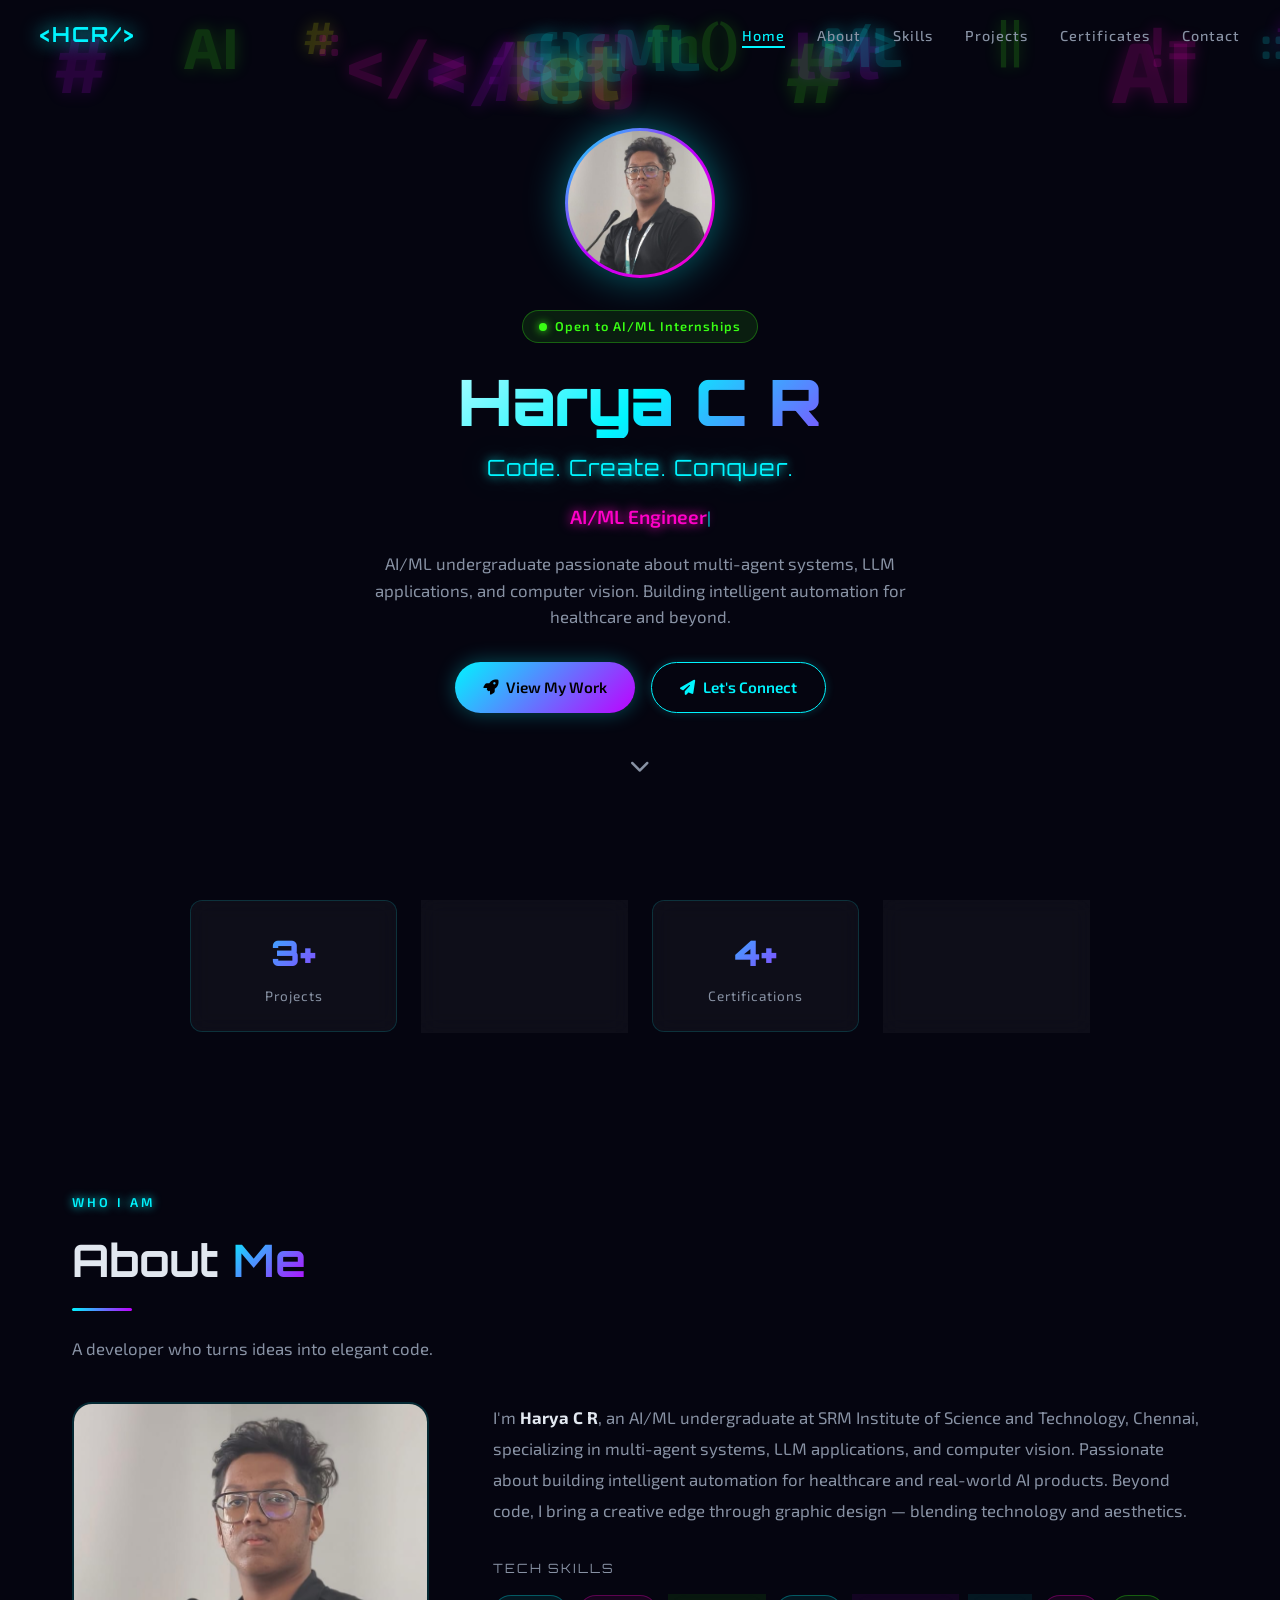
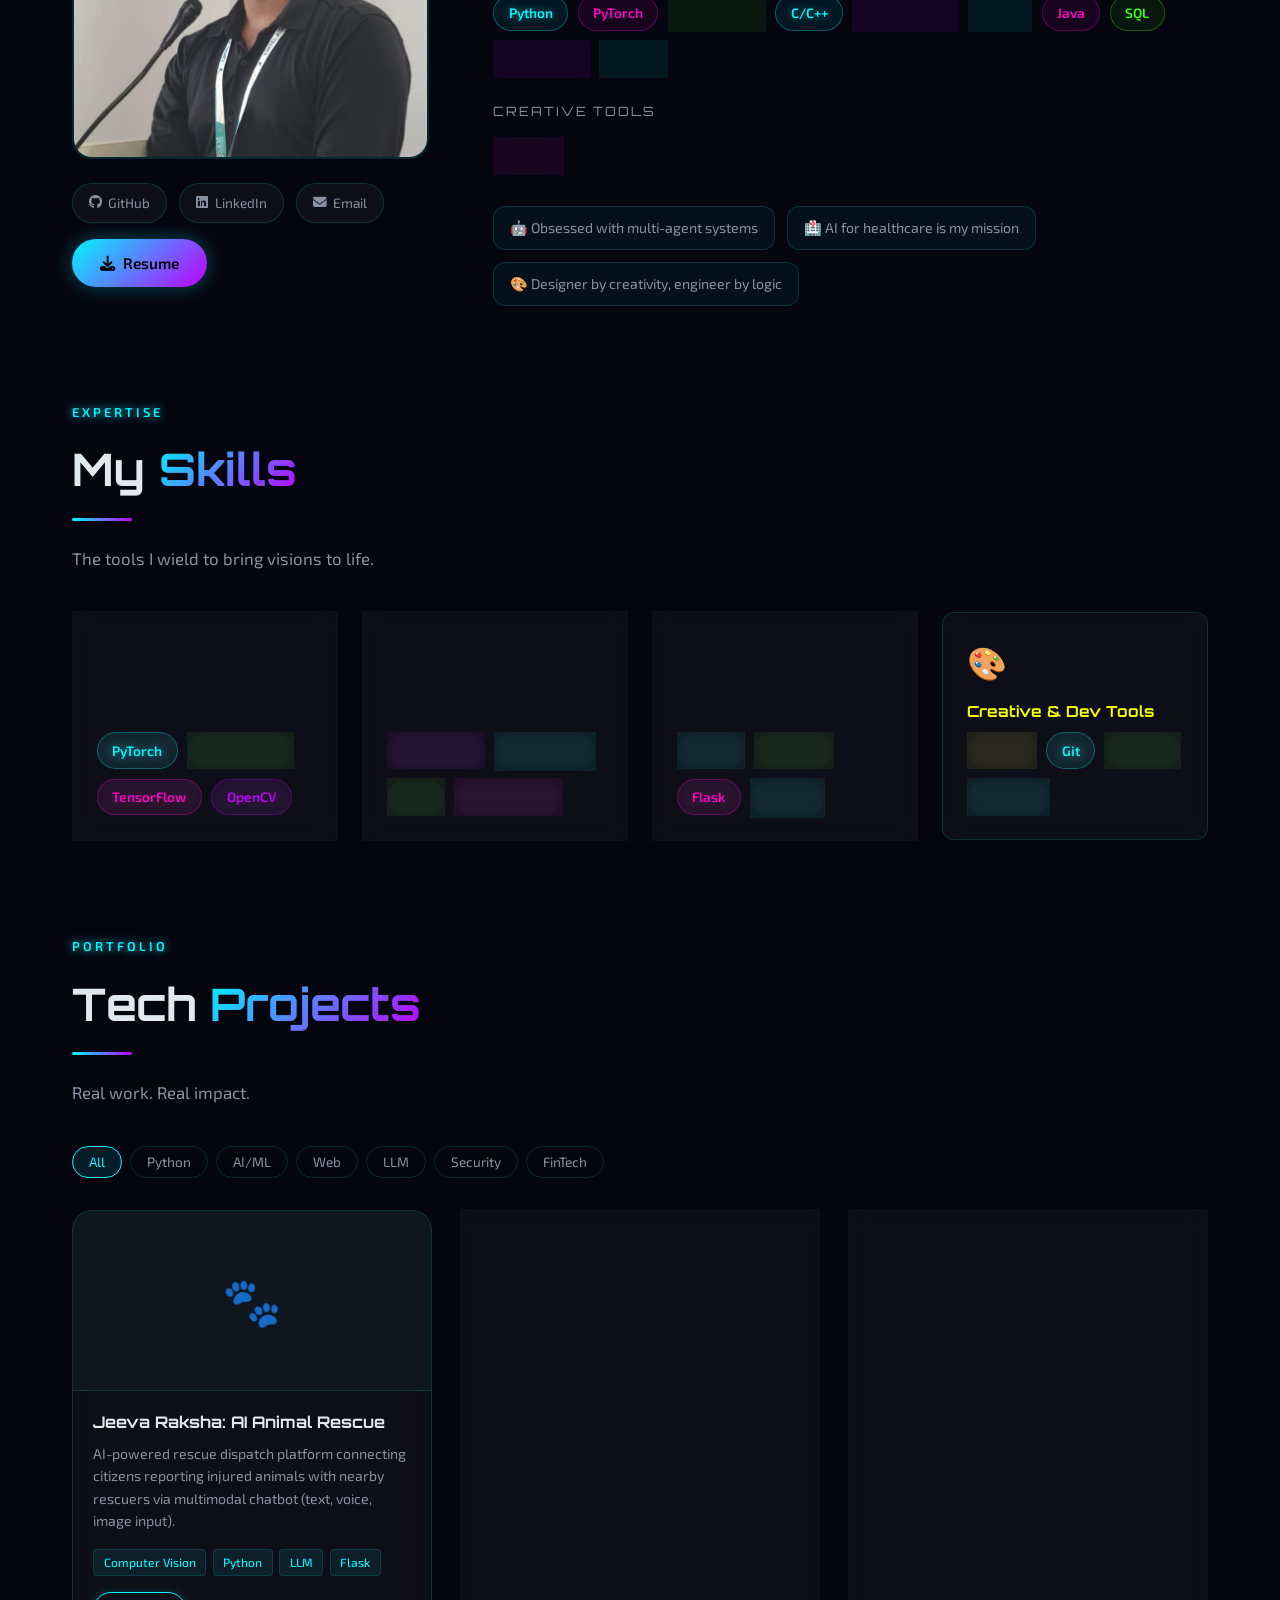
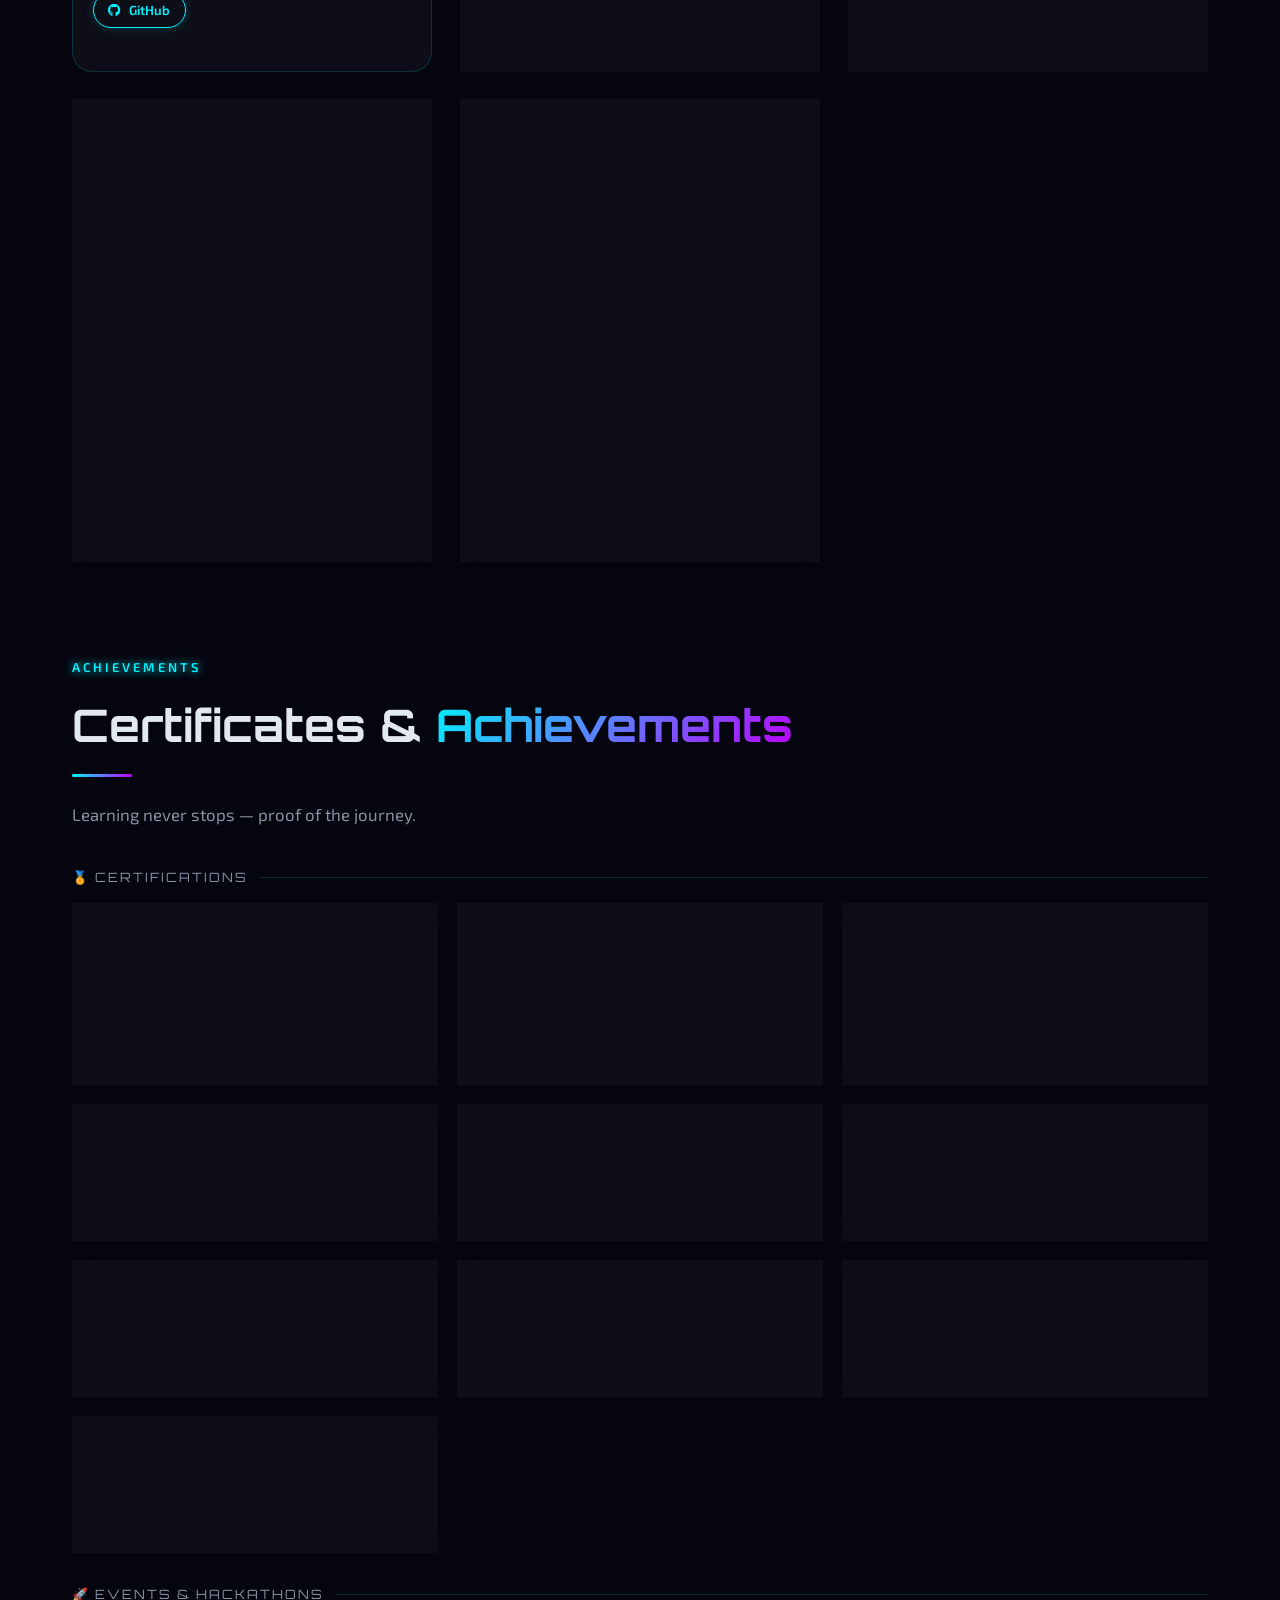
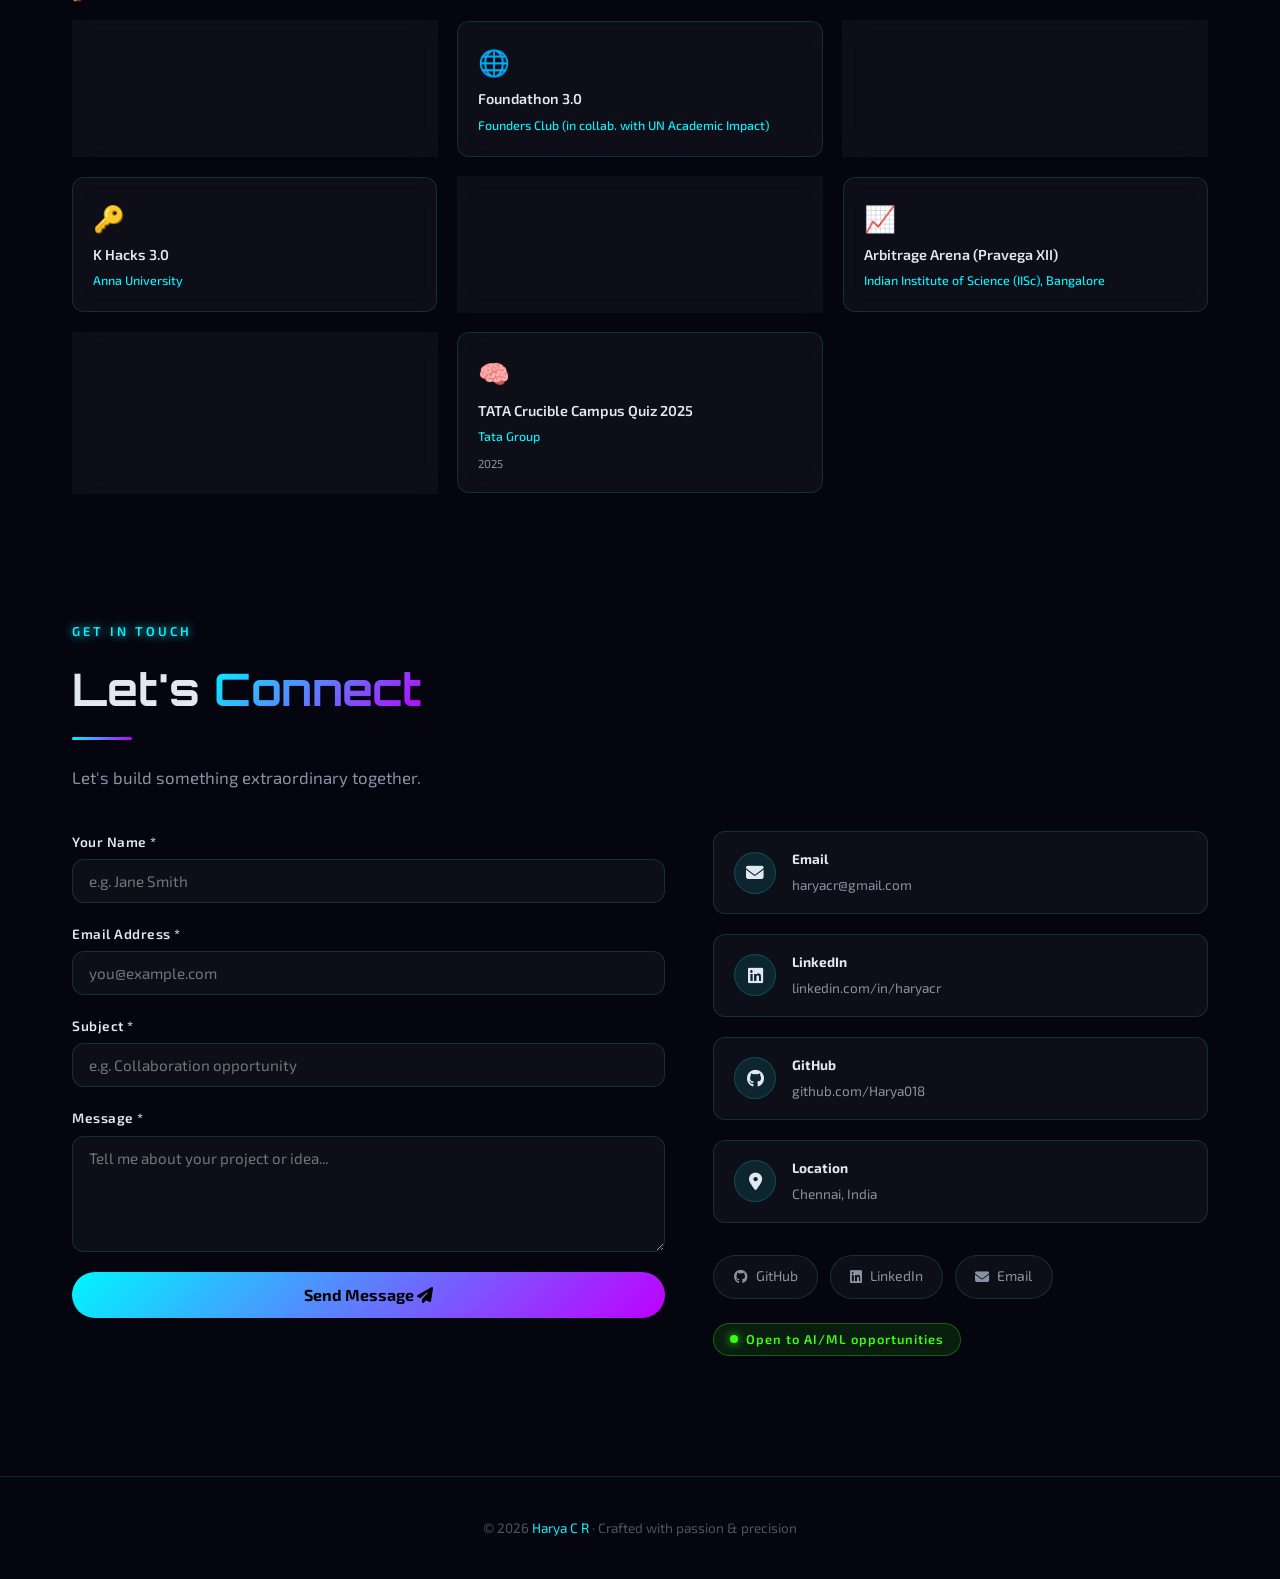
<file: index.html>
<!DOCTYPE html>
<html lang="en">
<head>
<meta charset="UTF-8"/>
<meta name="viewport" content="width=device-width,initial-scale=1.0"/>
<title>Harya C R — AI/ML Portfolio</title>
<meta name="description" content="Harya C R — AI/ML undergraduate at SRM, Chennai. Multi-agent systems, LLM applications, computer vision."/>
<meta name="author" content="Harya C R"/>
<meta property="og:title" content="Harya C R — AI/ML Portfolio"/>
<meta property="og:description" content="AI/ML undergraduate building intelligent automation for healthcare and beyond."/>
<meta property="og:type" content="website"/>
<link rel="preconnect" href="https://fonts.googleapis.com"/>
<link rel="preconnect" href="https://fonts.gstatic.com" crossorigin/>
<link href="https://fonts.googleapis.com/css2?family=Orbitron:wght@400;600;700;900&family=Exo+2:wght@300;400;500;600;700&display=swap" rel="stylesheet"/>
<link rel="stylesheet" href="https://cdnjs.cloudflare.com/ajax/libs/font-awesome/6.5.0/css/all.min.css"/>
<style>
:root{
  --cyan:#00f5ff;--pink:#ff00c8;--green:#39ff14;--yellow:#f5ff00;--purple:#bf00ff;
  --bg:#050510;--bg2:#020c1b;--surface:rgba(255,255,255,0.04);--border:rgba(0,245,255,0.15);
  --text:#e2e8f0;--muted:#8892a4;--dim:#4a5568;
  --font-head:'Orbitron',sans-serif;--font-body:'Exo 2',sans-serif;
  --nav-h:70px;--radius:12px;--radius-lg:20px;
}
*,*::before,*::after{box-sizing:border-box;margin:0;padding:0}
html{scroll-behavior:smooth}
body{background:var(--bg);color:var(--text);font-family:var(--font-body);font-size:16px;line-height:1.6;overflow-x:hidden}
a{color:inherit;text-decoration:none}
img{max-width:100%;display:block}
ul{list-style:none}

/* SYMBOLS BG */
#symbols-bg{position:fixed;inset:0;z-index:0;pointer-events:none;overflow:hidden}
.sym{position:absolute;font-family:var(--font-body);font-weight:700;opacity:0.18;animation:floatSym linear infinite;user-select:none}
@keyframes floatSym{
  0%{transform:translateY(110vh) rotate(0deg)}
  100%{transform:translateY(-20vh) rotate(360deg)}
}

/* SCROLL PROGRESS */
#scroll-progress{position:fixed;top:0;left:0;height:3px;width:0%;z-index:1000;background:linear-gradient(90deg,var(--cyan),var(--pink),var(--purple));transition:width .1s}

/* NAV */
nav{position:fixed;top:0;left:0;right:0;z-index:900;height:var(--nav-h);display:flex;align-items:center;padding:0 2rem;transition:all .4s;border-bottom:1px solid transparent}
nav.scrolled{background:rgba(5,5,16,0.85);backdrop-filter:blur(20px);-webkit-backdrop-filter:blur(20px);border-bottom-color:var(--border)}
.nav-inner{max-width:1200px;width:100%;margin:0 auto;display:flex;align-items:center;justify-content:space-between}
.nav-logo{font-family:var(--font-head);font-size:1.3rem;font-weight:700;color:var(--cyan);letter-spacing:2px;text-shadow:0 0 20px var(--cyan)}
.nav-links{display:flex;gap:2rem;align-items:center}
.nav-links a{font-size:.9rem;font-weight:500;color:var(--muted);letter-spacing:1px;transition:color .3s;position:relative;padding-bottom:4px}
.nav-links a::after{content:'';position:absolute;bottom:0;left:0;width:0;height:1.5px;background:var(--cyan);transition:width .3s}
.nav-links a:hover,.nav-links a.active{color:var(--cyan)}
.nav-links a:hover::after,.nav-links a.active::after{width:100%}
.hamburger{display:none;flex-direction:column;gap:5px;background:none;border:none;cursor:pointer;padding:8px;z-index:910}
.hamburger span{display:block;width:24px;height:2px;background:var(--text);border-radius:2px;transition:all .3s}
.hamburger.open span:nth-child(1){transform:translateY(7px) rotate(45deg)}
.hamburger.open span:nth-child(2){opacity:0}
.hamburger.open span:nth-child(3){transform:translateY(-7px) rotate(-45deg)}
.mobile-nav{display:none;position:fixed;top:var(--nav-h);left:0;right:0;bottom:0;background:rgba(5,5,16,0.97);backdrop-filter:blur(20px);z-index:850;flex-direction:column;align-items:center;justify-content:center;gap:2.5rem;transform:translateX(100%);transition:transform .35s cubic-bezier(.77,0,.18,1)}
.mobile-nav.open{transform:translateX(0)}
.mobile-nav a{font-family:var(--font-head);font-size:1.4rem;color:var(--muted);transition:color .3s}
.mobile-nav a:hover{color:var(--cyan);text-shadow:0 0 20px var(--cyan)}

/* MAIN LAYOUT */
main{position:relative;z-index:10}
.section{padding:6rem 2rem;max-width:1200px;margin:0 auto}
.section-sm{padding:3rem 2rem;max-width:1200px;margin:0 auto}

/* SECTION HEADERS */
.sec-label{font-size:.8rem;font-weight:600;letter-spacing:3px;text-transform:uppercase;color:var(--cyan);text-shadow:0 0 10px var(--cyan);margin-bottom:.75rem}
.sec-title{font-family:var(--font-head);font-size:clamp(1.8rem,4vw,2.8rem);font-weight:700;margin-bottom:.5rem}
.sec-title span{background:linear-gradient(135deg,var(--cyan),var(--purple));-webkit-background-clip:text;-webkit-text-fill-color:transparent;background-clip:text}
.sec-tagline{color:var(--muted);font-size:1.05rem;margin-bottom:2.5rem}
.underline{width:60px;height:3px;background:linear-gradient(90deg,var(--cyan),var(--purple));border-radius:2px;margin:.75rem 0 1.5rem}

/* HERO */
#hero{min-height:100vh;display:flex;align-items:center;justify-content:center;text-align:center;padding:var(--nav-h) 2rem 4rem;position:relative}
.hero-inner{max-width:800px;margin:0 auto}
.profile-ring{width:150px;height:150px;margin:0 auto 2rem;border-radius:50%;padding:3px;background:linear-gradient(135deg,var(--cyan),var(--purple),var(--pink));box-shadow:0 0 40px rgba(0,245,255,0.4);position:relative}
.profile-ring img,.profile-ring .ph{width:100%;height:100%;border-radius:50%;object-fit:cover;background:rgba(10,10,30,0.9);display:flex;align-items:center;justify-content:center;font-size:3rem}
.badge-pill{display:inline-flex;align-items:center;gap:.5rem;background:rgba(57,255,20,0.1);border:1px solid rgba(57,255,20,0.3);color:var(--green);border-radius:50px;padding:.35rem 1rem;font-size:.8rem;font-weight:600;letter-spacing:1px;margin-bottom:1.5rem}
.pulse{width:8px;height:8px;border-radius:50%;background:var(--green);animation:pulse .8s infinite alternate;box-shadow:0 0 8px var(--green)}
@keyframes pulse{from{opacity:1}to{opacity:.3}}
.hero-name{font-family:var(--font-head);font-size:clamp(2.2rem,6vw,4rem);font-weight:900;line-height:1.1;background:linear-gradient(135deg,#fff 0%,var(--cyan) 50%,var(--purple) 100%);-webkit-background-clip:text;-webkit-text-fill-color:transparent;background-clip:text;text-shadow:none;margin-bottom:.75rem}
.hero-tagline{font-family:var(--font-head);font-size:clamp(1rem,2.5vw,1.4rem);color:var(--cyan);text-shadow:0 0 20px var(--cyan),0 0 40px rgba(0,245,255,0.3);margin-bottom:1rem;letter-spacing:1px}
.typewriter-wrap{min-height:2rem;margin-bottom:1rem}
#tw-text{font-size:1.2rem;color:var(--pink);text-shadow:0 0 12px var(--pink);font-weight:600}
.tw-cursor{color:var(--cyan);animation:blink .7s infinite}
@keyframes blink{0%,100%{opacity:1}50%{opacity:0}}
.hero-bio{color:var(--muted);font-size:1.05rem;max-width:600px;margin:0 auto 2rem}
.hero-cta{display:flex;gap:1rem;justify-content:center;flex-wrap:wrap}
.btn{display:inline-flex;align-items:center;gap:.5rem;padding:.75rem 1.75rem;border-radius:50px;font-family:var(--font-body);font-weight:600;font-size:.95rem;cursor:pointer;transition:all .3s;border:none;text-decoration:none}
.btn-primary{background:linear-gradient(135deg,var(--cyan),var(--purple));color:#000;box-shadow:0 0 20px rgba(0,245,255,0.3)}
.btn-primary:hover{transform:translateY(-3px);box-shadow:0 0 40px rgba(0,245,255,0.5)}
.btn-neon{background:transparent;color:var(--cyan);border:1.5px solid var(--cyan);box-shadow:0 0 10px rgba(0,245,255,0.2)}
.btn-neon:hover{background:rgba(0,245,255,0.1);box-shadow:0 0 30px rgba(0,245,255,0.5);transform:translateY(-3px)}
.scroll-arrow{margin-top:3rem;color:var(--muted);animation:bounce 2s infinite}
@keyframes bounce{0%,100%{transform:translateY(0)}50%{transform:translateY(8px)}}

/* STATS */
.stats-grid{display:grid;grid-template-columns:repeat(4,1fr);gap:1.5rem;margin-top:0}
.stat-card{background:var(--surface);border:1px solid var(--border);border-radius:var(--radius);padding:1.5rem;text-align:center;backdrop-filter:blur(10px);transition:all .3s}
.stat-card:hover{border-color:var(--cyan);box-shadow:0 0 20px rgba(0,245,255,0.15);transform:translateY(-4px)}
.stat-num{font-family:var(--font-head);font-size:2.2rem;font-weight:900;background:linear-gradient(135deg,var(--cyan),var(--purple));-webkit-background-clip:text;-webkit-text-fill-color:transparent;background-clip:text}
.stat-lbl{color:var(--muted);font-size:.85rem;margin-top:.25rem;letter-spacing:1px}

/* ABOUT */
.about-grid{display:grid;grid-template-columns:1fr 2fr;gap:4rem;align-items:start}
.about-photo-wrap{position:relative}
.about-photo{width:100%;aspect-ratio:1;border-radius:var(--radius-lg);object-fit:cover;border:2px solid var(--border)}
.about-photo-ph{width:100%;aspect-ratio:1;border-radius:var(--radius-lg);background:rgba(0,245,255,0.05);border:2px solid var(--border);display:flex;align-items:center;justify-content:center;font-size:5rem}
.social-row{display:flex;gap:.75rem;flex-wrap:wrap;margin-top:1.5rem}
.soc-btn{padding:.5rem 1rem;border-radius:50px;border:1px solid var(--border);background:var(--surface);color:var(--muted);font-size:.85rem;transition:all .3s;cursor:pointer;display:flex;align-items:center;gap:.4rem}
.soc-btn:hover{border-color:var(--cyan);color:var(--cyan);box-shadow:0 0 15px rgba(0,245,255,0.2)}
.about-text{font-size:1.05rem;line-height:1.85;color:var(--muted);margin-bottom:2rem}
.about-text strong{color:var(--text)}

/* SKILL CLOUD */
.cloud-label{font-family:var(--font-head);font-size:.8rem;color:var(--muted);letter-spacing:2px;text-transform:uppercase;margin-bottom:1rem}
.skill-cloud{display:flex;flex-wrap:wrap;gap:.6rem;margin-bottom:1.5rem}
.chip{padding:.4rem .9rem;border-radius:50px;font-size:.85rem;font-weight:600;backdrop-filter:blur(8px);transition:all .3s;cursor:default;border:1px solid}
.chip:hover{transform:scale(1.08)}
.chip-c{background:rgba(0,245,255,0.08);border-color:rgba(0,245,255,0.3);color:var(--cyan);text-shadow:0 0 8px rgba(0,245,255,0.5)}
.chip-p{background:rgba(255,0,200,0.08);border-color:rgba(255,0,200,0.3);color:var(--pink)}
.chip-g{background:rgba(57,255,20,0.08);border-color:rgba(57,255,20,0.3);color:var(--green)}
.chip-v{background:rgba(191,0,255,0.08);border-color:rgba(191,0,255,0.3);color:var(--purple)}
.chip-y{background:rgba(245,255,0,0.08);border-color:rgba(245,255,0,0.3);color:var(--yellow)}

/* PROJECTS */
.filter-bar{display:flex;gap:.5rem;flex-wrap:wrap;margin-bottom:2rem}
.filter-btn{padding:.4rem 1rem;border-radius:50px;border:1px solid var(--border);background:transparent;color:var(--muted);font-family:var(--font-body);font-size:.85rem;cursor:pointer;transition:all .3s}
.filter-btn:hover,.filter-btn.active{background:rgba(0,245,255,0.1);border-color:var(--cyan);color:var(--cyan)}
.projects-grid{display:grid;grid-template-columns:repeat(auto-fill,minmax(320px,1fr));gap:1.75rem}
.project-card{background:var(--surface);border:1px solid var(--border);border-radius:var(--radius-lg);overflow:hidden;backdrop-filter:blur(12px);transition:all .35s;position:relative}
.project-card:hover{border-color:rgba(0,245,255,0.4);transform:translateY(-6px);box-shadow:0 20px 60px rgba(0,245,255,0.1)}
.project-card.hidden{display:none}
.ribbon{position:absolute;top:16px;left:16px;background:linear-gradient(135deg,var(--cyan),var(--purple));color:#000;font-size:.7rem;font-weight:700;padding:.25rem .7rem;border-radius:50px;letter-spacing:1px;z-index:2}
.ribbon-gold{background:linear-gradient(135deg,var(--yellow),var(--pink))}
.project-img{height:180px;background:rgba(0,245,255,0.03);display:flex;align-items:center;justify-content:center;font-size:3rem;border-bottom:1px solid var(--border);overflow:hidden}
.project-img img{width:100%;height:100%;object-fit:cover}
.project-body{padding:1.25rem}
.project-body h3{font-family:var(--font-head);font-size:1rem;color:var(--text);margin-bottom:.6rem;line-height:1.4}
.project-body p{color:var(--muted);font-size:.88rem;line-height:1.6;margin-bottom:1rem}
.tags-wrap{display:flex;gap:.4rem;flex-wrap:wrap;margin-bottom:1rem}
.tag{padding:.2rem .6rem;border-radius:4px;background:rgba(0,245,255,0.07);border:1px solid rgba(0,245,255,0.15);color:var(--cyan);font-size:.75rem;font-weight:500}
.project-actions{display:flex;gap:.6rem;flex-wrap:wrap}
.btn-sm{padding:.4rem .9rem;font-size:.82rem}

/* CONTACT */
.contact-grid{display:grid;grid-template-columns:1.2fr 1fr;gap:3rem}
.contact-form{display:flex;flex-direction:column;gap:1.25rem}
.form-group{display:flex;flex-direction:column;gap:.4rem}
.form-group label{font-size:.85rem;font-weight:600;color:var(--text);letter-spacing:.5px}
.form-group input,.form-group textarea{background:rgba(255,255,255,0.04);border:1px solid var(--border);border-radius:var(--radius);padding:.75rem 1rem;color:var(--text);font-family:var(--font-body);font-size:.95rem;transition:border .3s;outline:none;resize:vertical}
.form-group input:focus,.form-group textarea:focus{border-color:var(--cyan);box-shadow:0 0 15px rgba(0,245,255,0.1)}
.btn-submit{padding:.85rem 2rem;background:linear-gradient(135deg,var(--cyan),var(--purple));color:#000;border:none;border-radius:50px;font-family:var(--font-body);font-size:1rem;font-weight:700;cursor:pointer;transition:all .3s}
.btn-submit:hover{transform:translateY(-3px);box-shadow:0 0 30px rgba(0,245,255,0.5)}
.success-msg{display:none;padding:1rem;border-radius:var(--radius);background:rgba(57,255,20,0.1);border:1px solid rgba(57,255,20,0.3);color:var(--green);margin-top:.75rem;text-align:center}
.contact-info-block{display:flex;flex-direction:column;gap:1.25rem;margin-bottom:2rem}
.ci-item{display:flex;align-items:center;gap:1rem;background:var(--surface);border:1px solid var(--border);border-radius:var(--radius);padding:1rem 1.25rem;transition:all .3s}
.ci-item:hover{border-color:var(--cyan)}
.ci-icon{width:42px;height:42px;border-radius:50%;background:rgba(0,245,255,0.1);border:1px solid rgba(0,245,255,0.2);display:flex;align-items:center;justify-content:center;font-size:1.1rem;flex-shrink:0}
.ci-text strong{display:block;font-size:.85rem;color:var(--text);margin-bottom:.1rem}
.ci-text a,.ci-text span{color:var(--muted);font-size:.85rem;transition:color .3s}
.ci-text a:hover{color:var(--cyan)}
.soc-icons{display:flex;gap:.75rem;flex-wrap:wrap}
.soc-icon-btn{display:flex;align-items:center;gap:.5rem;padding:.6rem 1.2rem;border-radius:50px;border:1px solid var(--border);background:var(--surface);color:var(--muted);font-size:.88rem;transition:all .3s;cursor:pointer}
.soc-icon-btn:hover{border-color:var(--cyan);color:var(--cyan);box-shadow:0 0 15px rgba(0,245,255,0.2)}

/* CERT CARDS */
.cert-grid{display:grid;grid-template-columns:repeat(3,1fr);gap:1.25rem;margin-bottom:2rem}
.cert-card{background:var(--surface);border:1px solid var(--border);border-radius:var(--radius);padding:1.25rem;backdrop-filter:blur(12px);transition:all .3s;display:flex;flex-direction:column;gap:.4rem}
.cert-card:hover{border-color:rgba(0,245,255,0.4);transform:translateY(-4px);box-shadow:0 10px 30px rgba(0,245,255,0.1)}
.cert-icon{font-size:1.6rem}
.cert-name{font-size:.9rem;font-weight:600;color:var(--text);line-height:1.4}
.cert-org{font-size:.78rem;color:var(--cyan);font-weight:500}
.cert-year{font-size:.72rem;color:var(--muted)}
.cert-sub-title{font-family:var(--font-head);font-size:.8rem;color:var(--muted);letter-spacing:2px;text-transform:uppercase;margin:2rem 0 1rem;display:flex;align-items:center;gap:.75rem}
.cert-sub-title::after{content:'';flex:1;height:1px;background:var(--border)}
@media(max-width:1024px){.cert-grid{grid-template-columns:repeat(2,1fr)}}
@media(max-width:480px){.cert-grid{grid-template-columns:1fr}}

/* FOOTER */
footer{text-align:center;padding:2.5rem 2rem;border-top:1px solid var(--border);color:var(--dim);font-size:.85rem;position:relative;z-index:10}
footer span{color:var(--cyan)}

/* BACK TO TOP */
#btt{position:fixed;bottom:2rem;right:2rem;width:44px;height:44px;border-radius:50%;background:linear-gradient(135deg,var(--cyan),var(--purple));color:#000;border:none;font-size:1.2rem;cursor:pointer;z-index:800;opacity:0;pointer-events:none;transition:all .3s;display:flex;align-items:center;justify-content:center}
#btt.visible{opacity:1;pointer-events:auto}
#btt:hover{transform:scale(1.1);box-shadow:0 0 20px rgba(0,245,255,0.5)}

/* REVEAL ANIMATIONS */
.reveal{opacity:0;transform:translateY(30px);transition:all .7s cubic-bezier(.16,1,.3,1)}
.reveal.visible{opacity:1;transform:translateY(0)}
.reveal-delay-1{transition-delay:.1s}.reveal-delay-2{transition-delay:.2s}.reveal-delay-3{transition-delay:.3s}

/* NEON TEXT GLOW UTIL */
.glow-c{text-shadow:0 0 10px var(--cyan),0 0 30px rgba(0,245,255,0.4)}
.glow-p{text-shadow:0 0 10px var(--pink),0 0 30px rgba(255,0,200,0.4)}

/* RESPONSIVE */
@media(max-width:1024px){.about-grid{grid-template-columns:1fr;gap:2rem}.stats-grid{grid-template-columns:repeat(2,1fr)}.contact-grid{grid-template-columns:1fr}}
@media(max-width:768px){
  .nav-links{display:none}
  .hamburger{display:flex}
  .mobile-nav{display:flex}
  .hero-cta{flex-direction:column;align-items:center}
  .projects-grid{grid-template-columns:1fr}
  .section{padding:4rem 1.25rem}
}
@media(max-width:480px){.stats-grid{grid-template-columns:repeat(2,1fr)}.sec-title{font-size:1.6rem}.hero-name{font-size:2rem}}
@media(max-width:320px){.stats-grid{grid-template-columns:1fr}.hero-name{font-size:1.7rem}}
@media(prefers-reduced-motion:reduce){.sym{animation:none}.reveal{transition:none}}
</style>
</head>
<body>

<!-- SCROLL PROGRESS -->
<div id="scroll-progress"></div>

<!-- FLOATING SYMBOLS BACKGROUND -->
<div id="symbols-bg" aria-hidden="true"></div>

<!-- NAV -->
<nav id="navbar">
  <div class="nav-inner">
    <a class="nav-logo" href="#hero">&lt;HCR/&gt;</a>
    <ul class="nav-links">
      <li><a href="#hero" data-nav="hero">Home</a></li>
      <li><a href="#about" data-nav="about">About</a></li>
      <li><a href="#skills" data-nav="skills">Skills</a></li>
      <li><a href="#projects" data-nav="projects">Projects</a></li>
      <li><a href="#certificates" data-nav="certificates">Certificates</a></li>
      <li><a href="#contact" data-nav="contact">Contact</a></li>
    </ul>
    <button class="hamburger" id="ham" aria-label="Toggle menu" aria-expanded="false">
      <span></span><span></span><span></span>
    </button>
  </div>
</nav>

<!-- MOBILE NAV -->
<nav class="mobile-nav" id="mobile-nav">
  <a href="#hero" class="mob-link">Home</a>
  <a href="#about" class="mob-link">About</a>
  <a href="#skills" class="mob-link">Skills</a>
  <a href="#projects" class="mob-link">Projects</a>
  <a href="#certificates" class="mob-link">Certificates</a>
  <a href="#contact" class="mob-link">Contact</a>
</nav>

<main>

<!-- HERO -->
<section id="hero">
  <div class="hero-inner">
    <div class="profile-ring">
      <img src="images/harya-profile.jpg" alt="Harya C R"
           onerror="this.style.display='none';this.nextElementSibling.style.display='flex'"/>
      <div class="ph" style="display:none;width:100%;height:100%;border-radius:50%;background:rgba(10,10,30,0.9);align-items:center;justify-content:center;font-size:3.5rem">👤</div>
    </div>
    <div class="badge-pill"><span class="pulse"></span>Open to AI/ML Internships</div>
    <h1 class="hero-name">Harya C R</h1>
    <p class="hero-tagline glow-c">Code. Create. Conquer.</p>
    <div class="typewriter-wrap"><span id="tw-text"></span><span class="tw-cursor">|</span></div>
    <p class="hero-bio">AI/ML undergraduate passionate about multi-agent systems, LLM applications, and computer vision. Building intelligent automation for healthcare and beyond.</p>
    <div class="hero-cta">
      <a href="#projects" class="btn btn-primary"><i class="fa fa-rocket"></i> View My Work</a>
      <a href="#contact" class="btn btn-neon"><i class="fa fa-paper-plane"></i> Let's Connect</a>
    </div>
    <div class="scroll-arrow" style="margin-top:2.5rem;text-align:center;color:var(--muted)">
      <i class="fa fa-chevron-down fa-lg"></i>
    </div>
  </div>
</section>

<!-- STATS -->
<section style="padding:0 2rem 4rem;position:relative;z-index:10">
  <div style="max-width:900px;margin:0 auto">
    <div class="stats-grid reveal">
      <div class="stat-card"><div class="stat-num" data-count="4" data-suf="+">0</div><div class="stat-lbl">Projects</div></div>
      <div class="stat-card"><div class="stat-num" data-count="1" data-suf="">0</div><div class="stat-lbl">Internship</div></div>
      <div class="stat-card"><div class="stat-num" data-count="5" data-suf="+">0</div><div class="stat-lbl">Certifications</div></div>
      <div class="stat-card"><div class="stat-num" data-count="5" data-suf="">0</div><div class="stat-lbl">Languages</div></div>
    </div>
  </div>
</section>

<!-- ABOUT -->
<section id="about" class="section">
  <div class="sec-label">Who I Am</div>
  <h2 class="sec-title">About <span>Me</span></h2>
  <div class="underline"></div>
  <p class="sec-tagline">A developer who turns ideas into elegant code.</p>
  <div class="about-grid">
    <div class="about-photo-wrap reveal">
      <img class="about-photo" src="images/harya-profile.jpg" alt="Harya C R"
           onerror="this.style.display='none';this.nextElementSibling.style.display='flex'"/>
      <div class="about-photo-ph" style="display:none">👤</div>
      <div class="social-row" style="margin-top:1.5rem">
        <a href="https://github.com/Harya018" target="_blank" rel="noopener" class="soc-btn"><i class="fab fa-github"></i> GitHub</a>
        <a href="https://linkedin.com/in/haryacr" target="_blank" rel="noopener" class="soc-btn"><i class="fab fa-linkedin"></i> LinkedIn</a>
        <a href="mailto:haryacr@gmail.com" class="soc-btn"><i class="fa fa-envelope"></i> Email</a>
      </div>
      <div style="margin-top:1rem">
        <a href="#" class="btn btn-primary" download><i class="fa fa-download"></i> Resume</a>
      </div>
    </div>
    <div class="reveal reveal-delay-1">
      <p class="about-text">I'm <strong>Harya C R</strong>, an AI/ML undergraduate at SRM Institute of Science and Technology, Chennai, specializing in multi-agent systems, LLM applications, and computer vision. Passionate about building intelligent automation for healthcare and real-world AI products. Beyond code, I bring a creative edge through graphic design — blending technology and aesthetics.</p>
      <div class="cloud-label">Tech Skills</div>
      <div class="skill-cloud">
        <span class="chip chip-c">Python</span><span class="chip chip-p">PyTorch</span>
        <span class="chip chip-g">LangChain</span><span class="chip chip-c">C/C++</span>
        <span class="chip chip-v">Scikit-learn</span><span class="chip chip-c">Flask</span>
        <span class="chip chip-p">Java</span><span class="chip chip-g">SQL</span>
        <span class="chip chip-v">JavaScript</span><span class="chip chip-c">React</span>
      </div>
      <div class="cloud-label">Creative Tools</div>
      <div class="skill-cloud">
        <span class="chip chip-p">Figma</span>
      </div>
      <div style="margin-top:2rem;display:flex;flex-wrap:wrap;gap:.75rem">
        <div style="padding:.6rem 1rem;border-radius:var(--radius);background:rgba(0,245,255,0.05);border:1px solid var(--border);font-size:.88rem;color:var(--muted)">🤖 Obsessed with multi-agent systems</div>
        <div style="padding:.6rem 1rem;border-radius:var(--radius);background:rgba(0,245,255,0.05);border:1px solid var(--border);font-size:.88rem;color:var(--muted)">🏥 AI for healthcare is my mission</div>
        <div style="padding:.6rem 1rem;border-radius:var(--radius);background:rgba(0,245,255,0.05);border:1px solid var(--border);font-size:.88rem;color:var(--muted)">🎨 Designer by creativity, engineer by logic</div>
      </div>
    </div>
  </div>
</section>

<!-- SKILLS -->
<section id="skills" class="section" style="padding-top:0">
  <div class="sec-label">Expertise</div>
  <h2 class="sec-title">My <span>Skills</span></h2>
  <div class="underline"></div>
  <p class="sec-tagline">The tools I wield to bring visions to life.</p>
  <div style="display:grid;grid-template-columns:repeat(auto-fill,minmax(260px,1fr));gap:1.5rem">
    <div class="stat-card reveal" style="text-align:left">
      <div style="font-size:2rem;margin-bottom:.75rem">🧠</div>
      <h3 style="font-family:var(--font-head);font-size:.95rem;color:var(--cyan);margin-bottom:.5rem">Machine Learning</h3>
      <div class="skill-cloud" style="margin:0"><span class="chip chip-c">PyTorch</span><span class="chip chip-g">Scikit-learn</span><span class="chip chip-p">TensorFlow</span><span class="chip chip-v">OpenCV</span></div>
    </div>
    <div class="stat-card reveal reveal-delay-1" style="text-align:left">
      <div style="font-size:2rem;margin-bottom:.75rem">🤖</div>
      <h3 style="font-family:var(--font-head);font-size:.95rem;color:var(--purple);margin-bottom:.5rem">LLM & Agents</h3>
      <div class="skill-cloud" style="margin:0"><span class="chip chip-v">LangChain</span><span class="chip chip-c">OpenAI API</span><span class="chip chip-g">RAG</span><span class="chip chip-p">Multi-Agent</span></div>
    </div>
    <div class="stat-card reveal reveal-delay-2" style="text-align:left">
      <div style="font-size:2rem;margin-bottom:.75rem">⚡</div>
      <h3 style="font-family:var(--font-head);font-size:.95rem;color:var(--pink);margin-bottom:.5rem">Full-Stack Dev</h3>
      <div class="skill-cloud" style="margin:0"><span class="chip chip-c">React</span><span class="chip chip-g">Node.js</span><span class="chip chip-p">Flask</span><span class="chip chip-c">MySQL</span></div>
    </div>
    <div class="stat-card reveal reveal-delay-3" style="text-align:left">
      <div style="font-size:2rem;margin-bottom:.75rem">🎨</div>
      <h3 style="font-family:var(--font-head);font-size:.95rem;color:var(--yellow);margin-bottom:.5rem">Creative &amp; Dev Tools</h3>
      <div class="skill-cloud" style="margin:0"><span class="chip chip-y">Figma</span><span class="chip chip-c">Git</span><span class="chip chip-g">Docker</span><span class="chip chip-c">VS Code</span></div>
    </div>
  </div>
</section>

<!-- PROJECTS -->
<section id="projects" class="section" style="padding-top:0">
  <div class="sec-label">Portfolio</div>
  <h2 class="sec-title">Tech <span>Projects</span></h2>
  <div class="underline"></div>
  <p class="sec-tagline">Real work. Real impact.</p>
  <div class="filter-bar">
    <button class="filter-btn active" data-filter="all">All</button>
    <button class="filter-btn" data-filter="python">Python</button>
    <button class="filter-btn" data-filter="ai">AI/ML</button>
    <button class="filter-btn" data-filter="web">Web</button>
    <button class="filter-btn" data-filter="llm">LLM</button>
    <button class="filter-btn" data-filter="cybersecurity">Security</button>
    <button class="filter-btn" data-filter="fintech">FinTech</button>
  </div>
  <div class="projects-grid">
    <article class="project-card reveal" data-tags="python ai llm flask">
      <div class="ribbon">Hackathon</div>
      <div class="project-img">🐾</div>
      <div class="project-body">
        <h3>Jeeva Raksha: AI Animal Rescue</h3>
        <p>AI-powered rescue dispatch platform connecting citizens reporting injured animals with nearby rescuers via multimodal chatbot (text, voice, image input).</p>
        <div class="tags-wrap"><span class="tag">Computer Vision</span><span class="tag">Python</span><span class="tag">LLM</span><span class="tag">Flask</span></div>
        <div class="project-actions"><a href="https://github.com/Harya018/Jeeva-Raksha-AI-Animal-Rescue" class="btn btn-neon btn-sm" target="_blank" rel="noopener"><i class="fab fa-github"></i> GitHub</a></div>
      </div>
    </article>
    <article class="project-card reveal reveal-delay-1" data-tags="python ai llm multi-agent">
      <div class="ribbon ribbon-gold">Featured</div>
      <div class="project-img">🤖</div>
      <div class="project-body">
        <h3>Multi-Agent AI Workflow Framework</h3>
        <p>Modular multi-agent architecture supporting planning, reasoning, and sequential task execution. ~25% faster task completion vs rule-based workflows.</p>
        <div class="tags-wrap"><span class="tag">LangChain</span><span class="tag">Python</span><span class="tag">LLM APIs</span><span class="tag">Automation</span></div>
        <div class="project-actions"><a href="#" class="btn btn-neon btn-sm" target="_blank"><i class="fab fa-github"></i> GitHub</a></div>
      </div>
    </article>
    <article class="project-card reveal reveal-delay-2" data-tags="python ai llm web">
      <div class="project-img">💼</div>
      <div class="project-body">
        <h3>Gatekeeper App – AI Career Intelligence</h3>
        <p>NLP-based skill extraction generating portfolio insights and personalized career recommendations. Full-stack prototype reducing manual input by ~40%.</p>
        <div class="tags-wrap"><span class="tag">Python</span><span class="tag">React</span><span class="tag">Node.js</span><span class="tag">NLP</span></div>
        <div class="project-actions">
          <a href="https://github.com/Harya018/Gatekepper-App" class="btn btn-neon btn-sm" target="_blank" rel="noopener"><i class="fab fa-github"></i> GitHub</a>
          <a href="https://harya018.github.io/Gatekepper-App/" class="btn btn-primary btn-sm" target="_blank" rel="noopener"><i class="fa fa-external-link-alt"></i> Live Demo</a>
        </div>
      </div>
    </article>
    <article class="project-card reveal reveal-delay-3" data-tags="ai cybersecurity">
      <div class="project-img">🛡️</div>
      <div class="project-body">
        <h3>DefendX – AI Threat Detection &amp; Response</h3>
        <p>Intelligent security framework identifying threats, evaluating risks, and executing automated responses using a &ldquo;Detect → Decide → Respond&rdquo; pipeline for real-time monitoring.</p>
        <div class="tags-wrap"><span class="tag">AI</span><span class="tag">Cybersecurity</span><span class="tag">Threat Detection</span></div>
        <div class="project-actions"><a href="https://github.com/Harya018/DefendX-" class="btn btn-neon btn-sm" target="_blank" rel="noopener"><i class="fab fa-github"></i> GitHub</a></div>
      </div>
    </article>
    <article class="project-card reveal" data-tags="ai fintech insurtech">
      <div class="ribbon" style="background:linear-gradient(135deg,var(--green),var(--cyan));color:#000">New</div>
      <div class="project-img">🌧️</div>
      <div class="project-body">
        <h3>VARSHA – AI Parametric Insurance for Gig Workers</h3>
        <p>Intelligent parametric insurance protecting delivery partners from income loss due to extreme weather. Real-time weather-triggered instant payouts with multi-signal fraud detection.</p>
        <div class="tags-wrap"><span class="tag">AI</span><span class="tag">InsurTech</span><span class="tag">FinTech</span><span class="tag">Gig Economy</span></div>
        <div class="project-actions"><a href="https://github.com/Harya018/Varsha" class="btn btn-neon btn-sm" target="_blank" rel="noopener"><i class="fab fa-github"></i> GitHub</a></div>
      </div>
    </article>
  </div>
</section>

<!-- CERTIFICATES -->
<section id="certificates" class="section" style="padding-top:0">
  <div class="sec-label">Achievements</div>
  <h2 class="sec-title">Certificates &amp; <span>Achievements</span></h2>
  <div class="underline"></div>
  <p class="sec-tagline">Learning never stops &mdash; proof of the journey.</p>

  <div class="cert-sub-title"><span>🏅 Certifications</span></div>
  <div class="cert-grid reveal">
    <div class="cert-card"><div class="cert-icon">🏆</div><div class="cert-name">Oracle Cloud Data Science Professional Certificate</div><div class="cert-org">Oracle</div><div class="cert-year">2025</div></div>
    <div class="cert-card"><div class="cert-icon">📜</div><div class="cert-name">AI-ML Virtual Internship</div><div class="cert-org">EduSkills (Google for Developers &amp; AICTE)</div></div>
    <div class="cert-card"><div class="cert-icon">📜</div><div class="cert-name">AIML Internship</div><div class="cert-org">Kodacy (in association with SPACE)</div></div>
    <div class="cert-card"><div class="cert-icon">🧠</div><div class="cert-name">Introduction to AI</div><div class="cert-org">Google &middot; Coursera</div></div>
    <div class="cert-card"><div class="cert-icon">✨</div><div class="cert-name">Discover the Art of Prompting</div><div class="cert-org">Google &middot; Coursera</div></div>
    <div class="cert-card"><div class="cert-icon">⚡</div><div class="cert-name">Maximize Productivity With AI Tools</div><div class="cert-org">Google &middot; Coursera</div></div>
    <div class="cert-card"><div class="cert-icon">🥽</div><div class="cert-name">Young Innovators STEM Lab AR/VR Workshop</div><div class="cert-org">U.S. Embassy New Delhi, IUSSTF &amp; STEAM Varsity</div></div>
    <div class="cert-card"><div class="cert-icon">🥽</div><div class="cert-name">GenVision AR/VR Workshop</div><div class="cert-org">Alexa Developers SRM</div></div>
    <div class="cert-card"><div class="cert-icon">📸</div><div class="cert-name">Pixels to Predictions Workshop</div><div class="cert-org">SRM Institute of Science and Technology</div></div>
    <div class="cert-card"><div class="cert-icon">🤖</div><div class="cert-name">Vision for Robotics Workshop</div><div class="cert-org">SRM IST &amp; Instituto Superior T&eacute;cnico (Univ. of Lisbon)</div></div>
  </div>

  <div class="cert-sub-title"><span>🚀 Events &amp; Hackathons</span></div>
  <div class="cert-grid reveal reveal-delay-1">
    <div class="cert-card"><div class="cert-icon">⚡</div><div class="cert-name">Elite Hack 1.0 &mdash; Global Hackathon</div><div class="cert-org">Elite Coders</div></div>
    <div class="cert-card"><div class="cert-icon">🌐</div><div class="cert-name">Foundathon 3.0</div><div class="cert-org">Founders Club (in collab. with UN Academic Impact)</div></div>
    <div class="cert-card"><div class="cert-icon">💻</div><div class="cert-name">Heisen Hack 2025</div><div class="cert-org">SRM Institute of Science and Technology</div></div>
    <div class="cert-card"><div class="cert-icon">🔑</div><div class="cert-name">K Hacks 3.0</div><div class="cert-org">Anna University</div></div>
    <div class="cert-card"><div class="cert-icon">💡</div><div class="cert-name">K! Hacks 3.0 &mdash; Idea Submission</div><div class="cert-org">Anna University</div></div>
    <div class="cert-card"><div class="cert-icon">📈</div><div class="cert-name">Arbitrage Arena (Pravega XII)</div><div class="cert-org">Indian Institute of Science (IISc), Bangalore</div></div>
    <div class="cert-card"><div class="cert-icon">⌨️</div><div class="cert-name">Code Clash &mdash; The Prelims</div><div class="cert-org">Vellore Institute of Technology (VIT), Chennai</div></div>
    <div class="cert-card"><div class="cert-icon">🧠</div><div class="cert-name">TATA Crucible Campus Quiz 2025</div><div class="cert-org">Tata Group</div><div class="cert-year">2025</div></div>
  </div>
</section>

<!-- CONTACT -->
<section id="contact" class="section" style="padding-top:0">
  <div class="sec-label">Get In Touch</div>
  <h2 class="sec-title">Let's <span>Connect</span></h2>
  <div class="underline"></div>
  <p class="sec-tagline">Let's build something extraordinary together.</p>
  <div class="contact-grid">
    <div class="reveal">
      <form class="contact-form" id="contact-form" novalidate>
        <div class="form-group">
          <label for="cf-name">Your Name *</label>
          <input type="text" id="cf-name" placeholder="e.g. Jane Smith" autocomplete="name"/>
        </div>
        <div class="form-group">
          <label for="cf-email">Email Address *</label>
          <input type="email" id="cf-email" placeholder="you@example.com" autocomplete="email"/>
        </div>
        <div class="form-group">
          <label for="cf-subject">Subject *</label>
          <input type="text" id="cf-subject" placeholder="e.g. Collaboration opportunity"/>
        </div>
        <div class="form-group">
          <label for="cf-message">Message *</label>
          <textarea id="cf-message" rows="5" placeholder="Tell me about your project or idea..."></textarea>
        </div>
        <button type="submit" class="btn-submit">Send Message <i class="fa fa-paper-plane"></i></button>
        <div class="success-msg" id="form-success">✅ Message sent! I'll get back to you within 24 hours.</div>
      </form>
    </div>
    <div class="reveal reveal-delay-2">
      <div class="contact-info-block">
        <div class="ci-item">
          <div class="ci-icon"><i class="fa fa-envelope"></i></div>
          <div class="ci-text"><strong>Email</strong><a href="mailto:haryacr@gmail.com">haryacr@gmail.com</a></div>
        </div>
        <div class="ci-item">
          <div class="ci-icon"><i class="fab fa-linkedin"></i></div>
          <div class="ci-text"><strong>LinkedIn</strong><a href="https://linkedin.com/in/haryacr" target="_blank" rel="noopener">linkedin.com/in/haryacr</a></div>
        </div>
        <div class="ci-item">
          <div class="ci-icon"><i class="fab fa-github"></i></div>
          <div class="ci-text"><strong>GitHub</strong><a href="https://github.com/Harya018" target="_blank" rel="noopener">github.com/Harya018</a></div>
        </div>
        <div class="ci-item">
          <div class="ci-icon"><i class="fa fa-map-marker-alt"></i></div>
          <div class="ci-text"><strong>Location</strong><span>Chennai, India</span></div>
        </div>
      </div>
      <div class="soc-icons">
        <a href="https://github.com/Harya018" target="_blank" rel="noopener" class="soc-icon-btn"><i class="fab fa-github"></i> GitHub</a>
        <a href="https://linkedin.com/in/haryacr" target="_blank" rel="noopener" class="soc-icon-btn"><i class="fab fa-linkedin"></i> LinkedIn</a>
        <a href="mailto:haryacr@gmail.com" class="soc-icon-btn"><i class="fa fa-envelope"></i> Email</a>
      </div>
      <div style="margin-top:1.5rem">
        <div class="badge-pill"><span class="pulse"></span>Open to AI/ML opportunities</div>
      </div>
    </div>
  </div>
</section>

</main>

<footer>
  <p>© 2026 <span>Harya C R</span> · Crafted with passion &amp; precision</p>
</footer>

<button id="btt" aria-label="Back to top"><i class="fa fa-arrow-up"></i></button>

<script>
/* ── FLOATING SYMBOLS ── */
(function(){
  const syms=['</>','{}','()','=> ','#','const','&&','[]','::','0x','~~','**','!=','||','fn()','let','AI','ML'];
  const cols=['#00f5ff','#ff00c8','#39ff14','#f5ff00','#bf00ff'];
  const container=document.getElementById('symbols-bg');
  const isMobile=window.innerWidth<768;
  const count=isMobile?10:22;
  for(let i=0;i<count;i++){
    const el=document.createElement('span');
    el.className='sym';
    el.textContent=syms[Math.floor(Math.random()*syms.length)];
    const col=cols[Math.floor(Math.random()*cols.length)];
    const size=isMobile?(20+Math.random()*30):(40+Math.random()*50);
    const dur=12+Math.random()*20;
    const delay=-(Math.random()*dur);
    const startX=Math.random()*100;
    el.style.cssText=`left:${startX}%;font-size:${size}px;color:${col};
      text-shadow:0 0 15px ${col},0 0 30px ${col}50;
      animation-duration:${dur}s;animation-delay:${delay}s;`;
    container.appendChild(el);
  }
})();

/* ── SCROLL PROGRESS ── */
window.addEventListener('scroll',function(){
  const prog=document.getElementById('scroll-progress');
  const pct=(window.scrollY/(document.body.scrollHeight-window.innerHeight))*100;
  prog.style.width=Math.min(pct,100)+'%';
  document.getElementById('navbar').classList.toggle('scrolled',window.scrollY>30);
  document.getElementById('btt').classList.toggle('visible',window.scrollY>400);
  /* active nav */
  const secs=['hero','about','skills','projects','certificates','contact'];
  let cur='hero';
  secs.forEach(id=>{const el=document.getElementById(id);if(el&&window.scrollY>=el.offsetTop-120)cur=id;});
  document.querySelectorAll('[data-nav]').forEach(a=>a.classList.toggle('active',a.dataset.nav===cur));
},{ passive:true });

/* ── HAMBURGER ── */
const ham=document.getElementById('ham');
const mobileNav=document.getElementById('mobile-nav');
ham.addEventListener('click',function(){
  const open=this.classList.toggle('open');
  this.setAttribute('aria-expanded',open);
  mobileNav.classList.toggle('open',open);
  document.body.style.overflow=open?'hidden':'';
});
document.querySelectorAll('.mob-link').forEach(a=>a.addEventListener('click',()=>{
  ham.classList.remove('open');mobileNav.classList.remove('open');document.body.style.overflow='';
}));

/* ── SMOOTH NAV SCROLL ── */
document.querySelectorAll('a[href^="#"]').forEach(a=>{
  a.addEventListener('click',function(e){
    const target=document.querySelector(this.getAttribute('href'));
    if(target){e.preventDefault();target.scrollIntoView({behavior:'smooth'});}
  });
});
document.getElementById('btt').addEventListener('click',()=>window.scrollTo({top:0,behavior:'smooth'}));

/* ── INTERSECTION OBSERVER ── */
const obs=new IntersectionObserver(entries=>{
  entries.forEach(e=>{if(e.isIntersecting)e.target.classList.add('visible');});
},{threshold:0.1,rootMargin:'0px 0px -50px 0px'});
document.querySelectorAll('.reveal').forEach(el=>obs.observe(el));

/* ── TYPEWRITER ── */
(function(){
  const roles=['AI/ML Engineer','Multi-Agent Builder','LLM Specialist','Computer Vision Dev','Full-Stack Creator'];
  const el=document.getElementById('tw-text');
  let ri=0,ci=0,del=false;
  function tick(){
    const word=roles[ri];
    el.textContent=del?word.slice(0,ci--):word.slice(0,ci++);
    if(!del&&ci>word.length){del=true;setTimeout(tick,1200);return;}
    if(del&&ci<0){del=false;ri=(ri+1)%roles.length;}
    setTimeout(tick,del?60:110);
  }
  tick();
})();

/* ── COUNTER ANIMATION ── */
function animateCounter(el){
  const target=+el.dataset.count;
  const suf=el.dataset.suf||'';
  let start=0;
  const dur=1500;
  const step=target/dur*16;
  const timer=setInterval(()=>{
    start=Math.min(start+step,target);
    el.textContent=Math.round(start)+suf;
    if(start>=target)clearInterval(timer);
  },16);
}
const cObs=new IntersectionObserver(entries=>{
  entries.forEach(e=>{
    if(e.isIntersecting){animateCounter(e.target);cObs.unobserve(e.target);}
  });
},{threshold:0.5});
document.querySelectorAll('[data-count]').forEach(el=>cObs.observe(el));

/* ── PROJECT FILTER ── */
document.querySelectorAll('.filter-btn').forEach(btn=>{
  btn.addEventListener('click',function(){
    document.querySelectorAll('.filter-btn').forEach(b=>b.classList.remove('active'));
    this.classList.add('active');
    const f=this.dataset.filter;
    document.querySelectorAll('.project-card').forEach(card=>{
      const tags=card.dataset.tags||'';
      card.classList.toggle('hidden',f!=='all'&&!tags.split(' ').includes(f));
    });
  });
});

/* ── CONTACT FORM ── */
document.getElementById('contact-form').addEventListener('submit',function(e){
  e.preventDefault();
  const fields=['cf-name','cf-email','cf-subject','cf-message'];
  let valid=true;
  fields.forEach(id=>{
    const el=document.getElementById(id);
    if(!el.value.trim()){el.style.borderColor='var(--pink)';valid=false;}
    else el.style.borderColor='';
  });
  if(valid){
    document.getElementById('form-success').style.display='block';
    this.reset();
    setTimeout(()=>document.getElementById('form-success').style.display='none',4000);
  }
});
</script>
</body>
</html>
</file>
